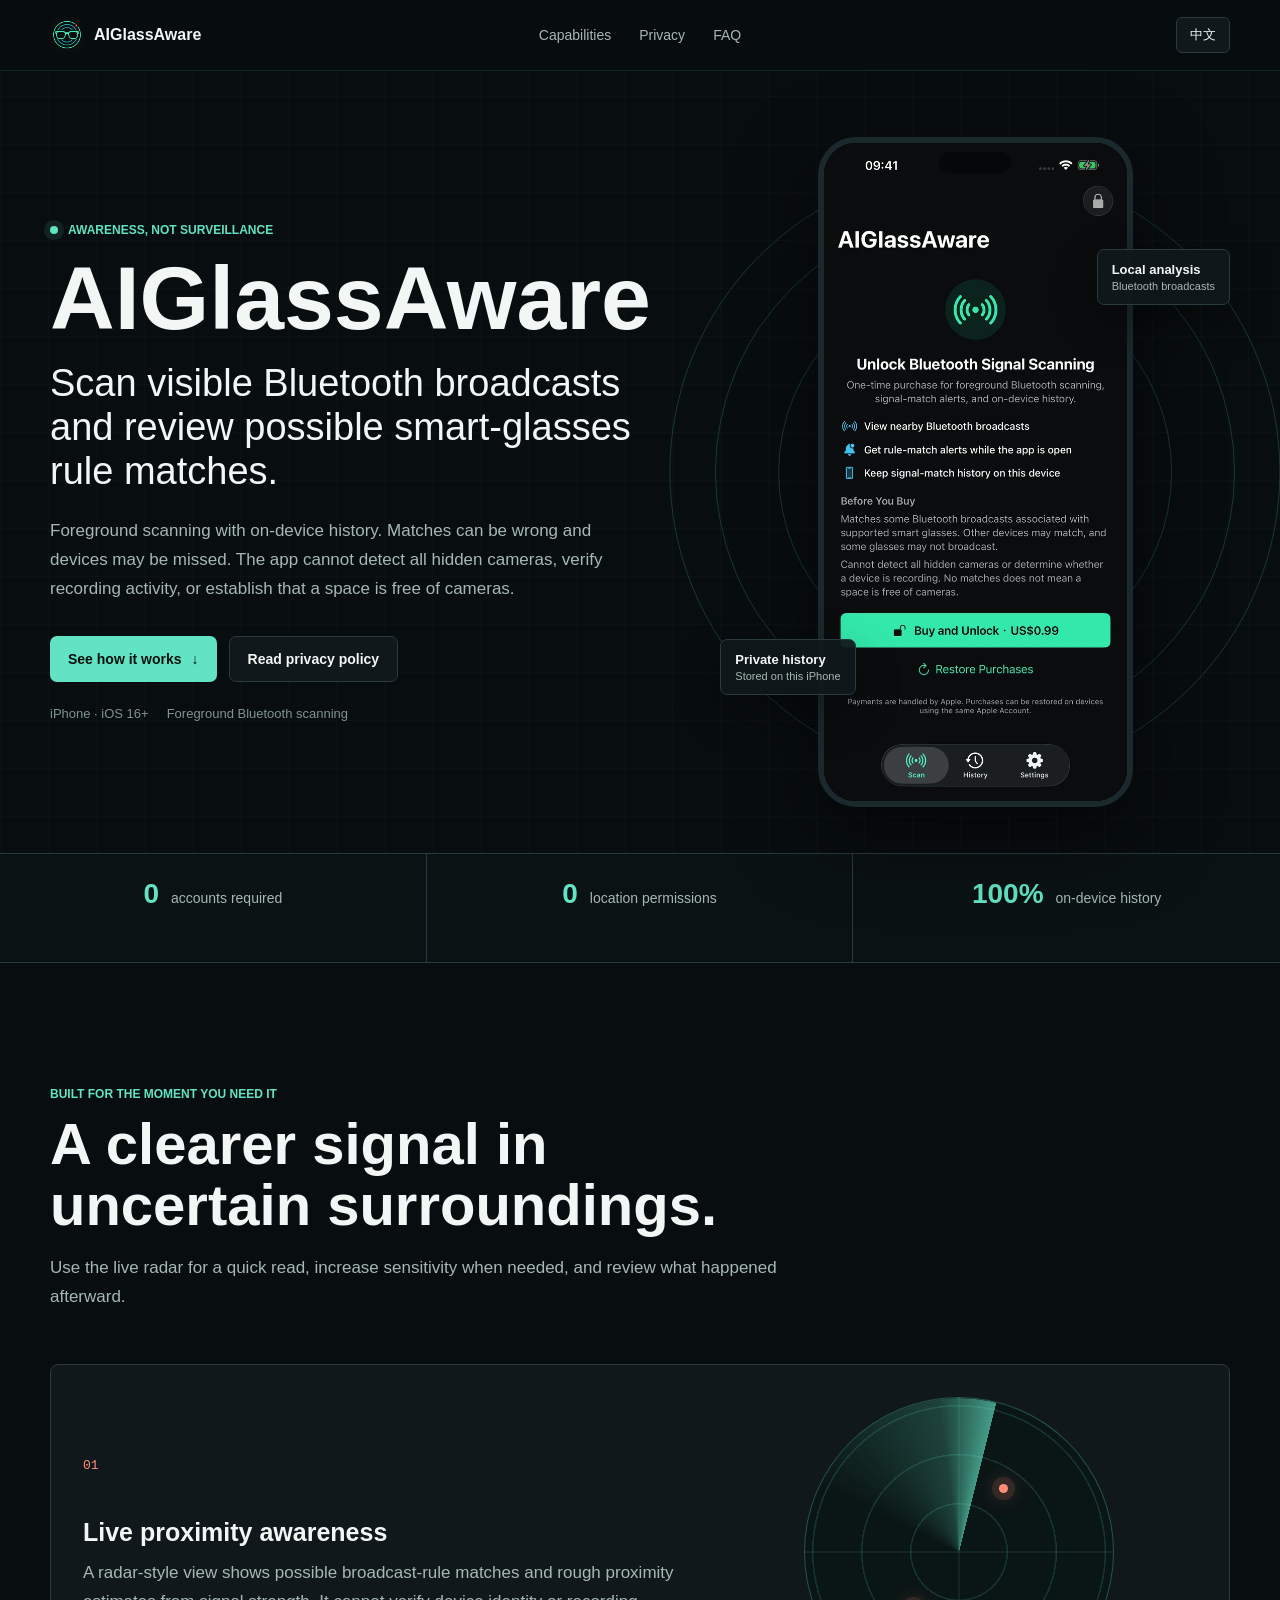
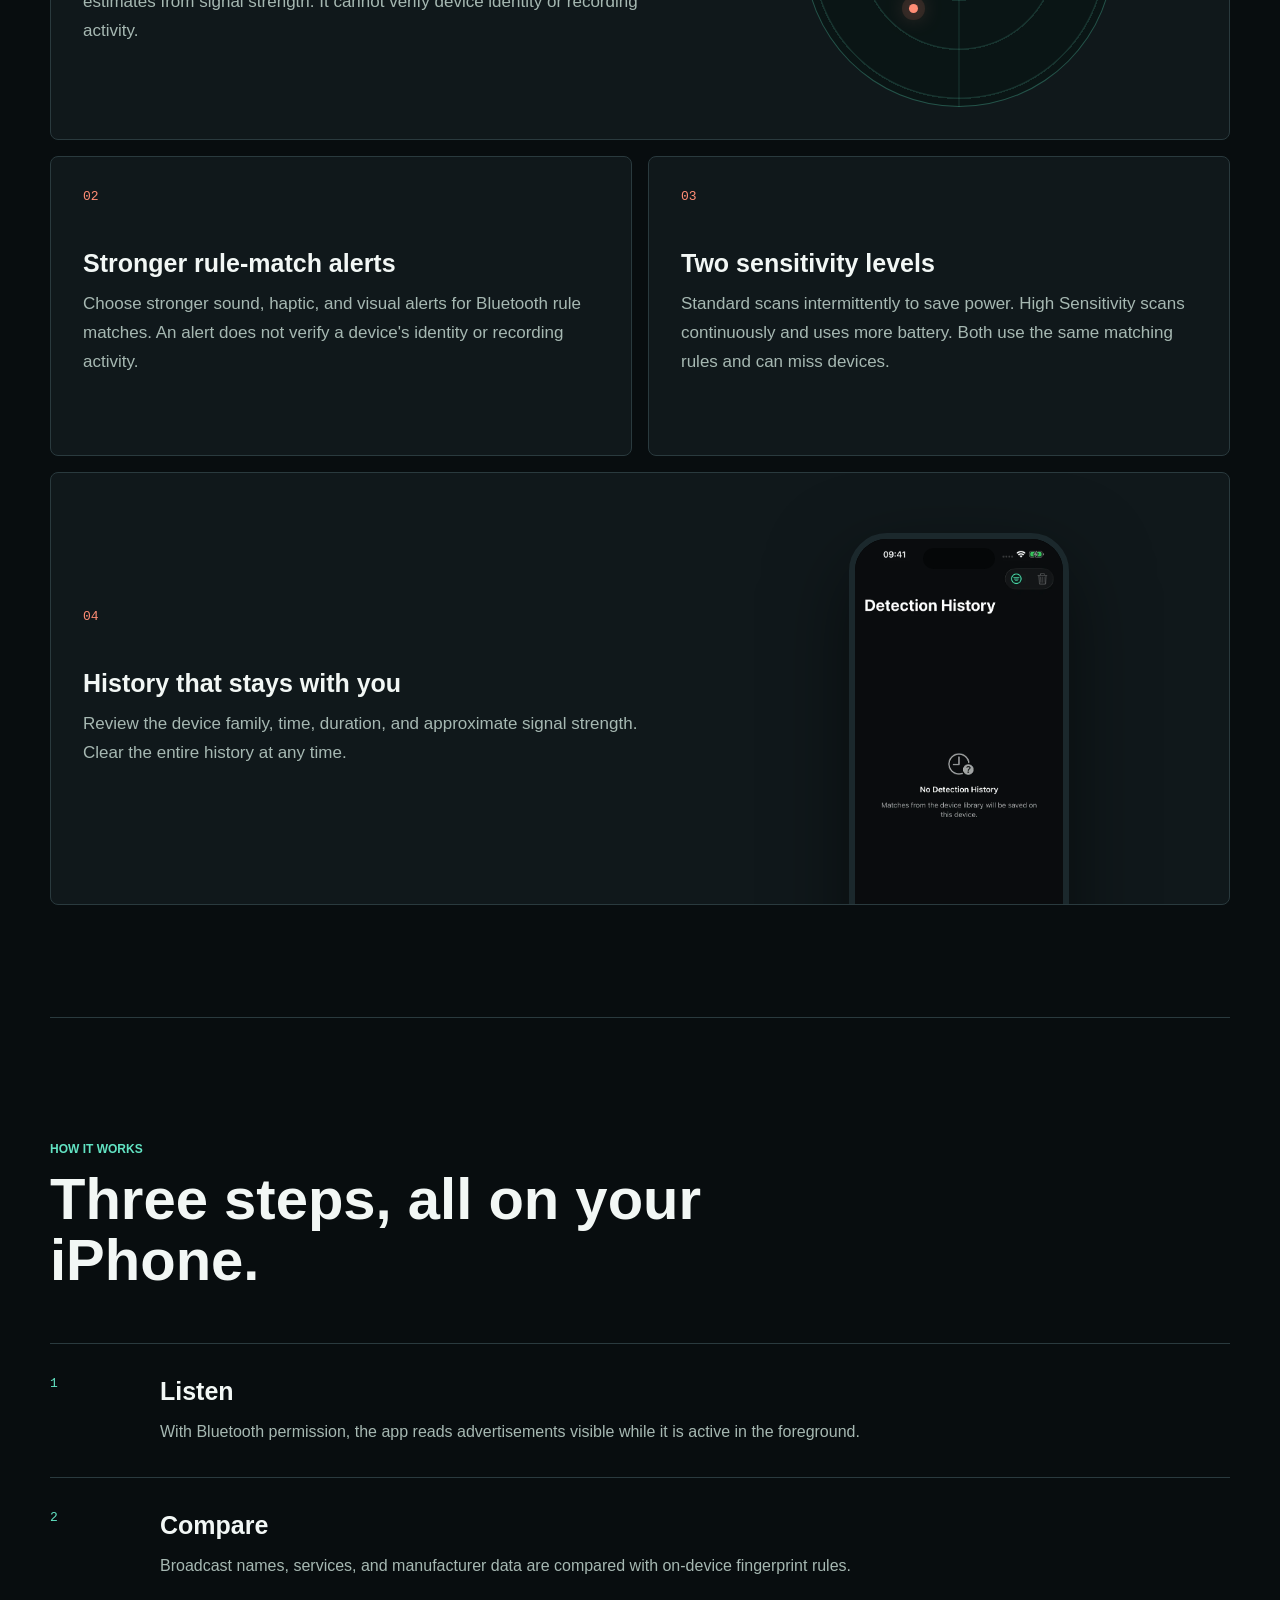
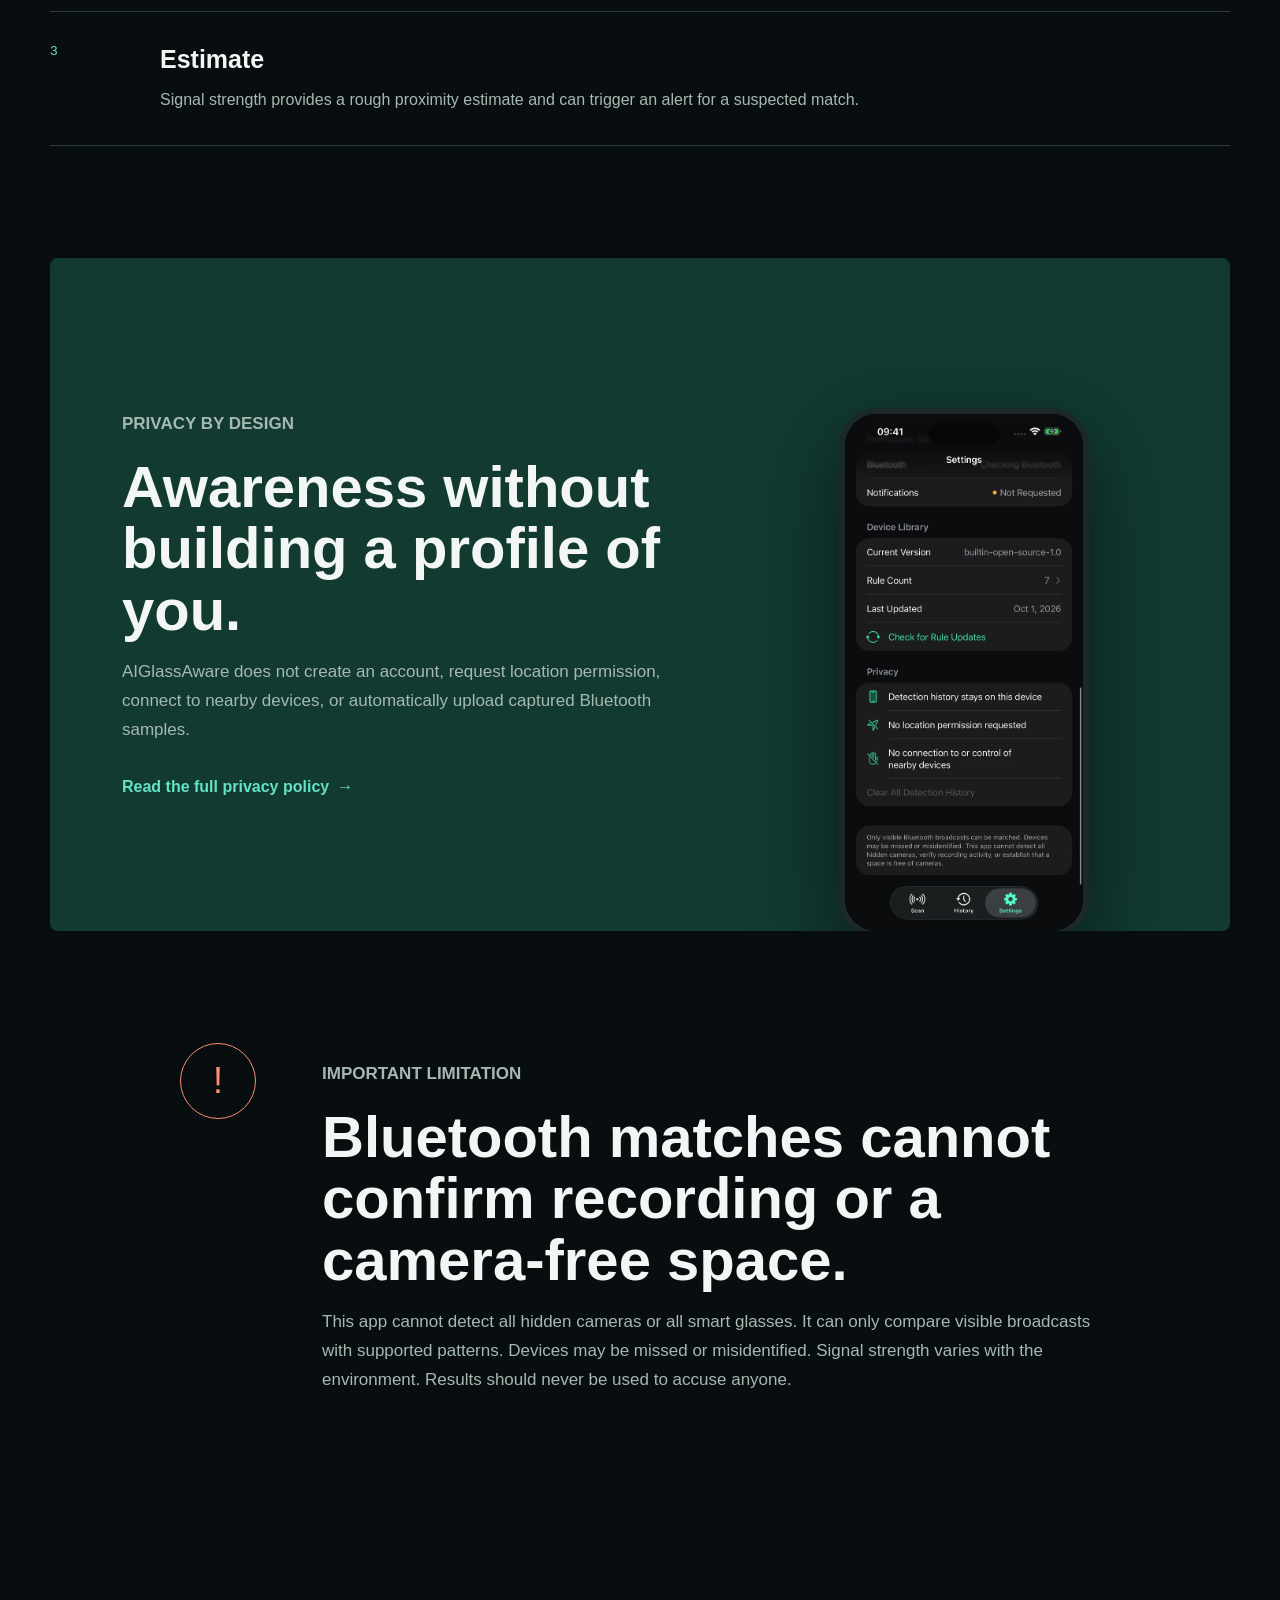
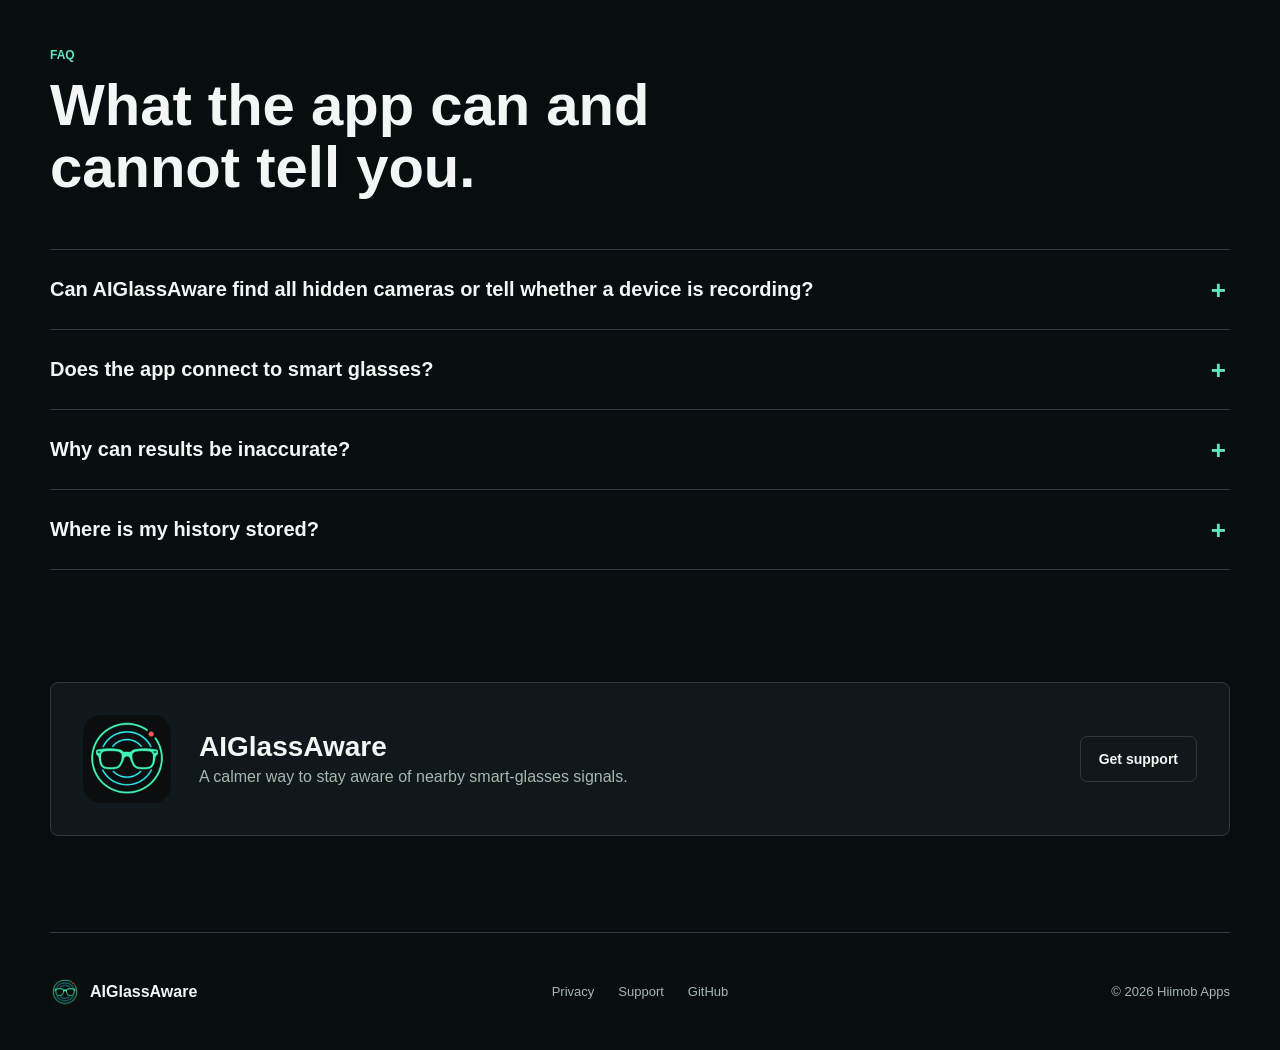
<file: index.html>
<!doctype html>
<html lang="en">
<head>
  <meta charset="utf-8">
  <meta name="viewport" content="width=device-width, initial-scale=1">
  <meta name="theme-color" content="#080d0f">
  <meta name="description" content="Scan visible Bluetooth broadcasts and review possible smart-glasses rule matches. AIGlassAware cannot detect all hidden cameras or verify recording activity.">
  <meta property="og:type" content="website">
  <meta property="og:title" content="AIGlassAware — Notice nearby smart-glasses signals">
  <meta property="og:description" content="Private, on-device awareness for nearby smart-glasses Bluetooth broadcasts.">
  <meta property="og:image" content="https://aiglassaware.hiimobapps.com/assets/app-icon.webp">
  <meta property="og:url" content="https://aiglassaware.hiimobapps.com/">
  <link rel="canonical" href="https://aiglassaware.hiimobapps.com/">
  <link rel="icon" href="assets/app-icon.webp">
  <link rel="preload" href="assets/scan-detected-en.webp" as="image" type="image/webp">
  <link rel="stylesheet" href="site.css">
  <script src="site.js" defer></script>
  <title>AIGlassAware — Smart-glasses awareness for iPhone</title>
  <script type="application/ld+json">
    {
      "@context": "https://schema.org",
      "@type": "SoftwareApplication",
      "name": "AIGlassAware",
      "applicationCategory": "UtilitiesApplication",
      "operatingSystem": "iOS 16 or later",
      "url": "https://aiglassaware.hiimobapps.com/",
      "description": "AIGlassAware estimates whether supported smart glasses may be nearby using Bluetooth broadcast patterns and signal strength."
    }
  </script>
</head>
<body>
  <a class="skip-link" href="#main">
    <span class="i18n-en">Skip to content</span><span class="i18n-zh">跳到正文</span>
  </a>

  <header class="site-header">
    <div class="header-inner">
      <a class="brand" href="./" aria-label="AIGlassAware home">
        <img src="assets/app-icon.webp" alt="" width="34" height="34">
        <span>AIGlassAware</span>
      </a>
      <nav class="desktop-nav" aria-label="Primary navigation">
        <a href="#capabilities"><span class="i18n-en">Capabilities</span><span class="i18n-zh">功能</span></a>
        <a href="#privacy"><span class="i18n-en">Privacy</span><span class="i18n-zh">隐私</span></a>
        <a href="#faq"><span class="i18n-en">FAQ</span><span class="i18n-zh">常见问题</span></a>
      </nav>
      <button class="language-toggle" type="button" data-language-toggle aria-label="切换为中文">中文</button>
    </div>
  </header>

  <main id="main">
    <section class="hero" aria-labelledby="hero-title">
      <div class="hero-copy">
        <div class="eyebrow">
          <span class="status-dot" aria-hidden="true"></span>
          <span class="i18n-en">Awareness, not surveillance</span>
          <span class="i18n-zh">感知附近信号，而非监控他人</span>
        </div>
        <h1 id="hero-title">AIGlassAware</h1>
        <p class="hero-lede">
          <span class="i18n-en">Scan visible Bluetooth broadcasts and review possible smart-glasses rule matches.</span>
          <span class="i18n-zh">扫描可见的蓝牙广播，查看可能与部分智能眼镜相关的规则匹配。</span>
        </p>
        <p class="hero-detail">
          <span class="i18n-en">Foreground scanning with on-device history. Matches can be wrong and devices may be missed. The app cannot detect all hidden cameras, verify recording activity, or establish that a space is free of cameras.</span>
          <span class="i18n-zh">前台扫描，记录保存在本机。匹配可能误报或漏检。本应用无法发现所有隐藏摄像头，无法判断设备是否正在录制，也不能确认场所内没有摄像头。</span>
        </p>
        <div class="hero-actions">
          <a class="button button-primary" href="#how-it-works">
            <span class="i18n-en">See how it works</span><span class="i18n-zh">了解工作方式</span>
            <span aria-hidden="true">↓</span>
          </a>
          <a class="button button-secondary" href="privacy.html">
            <span class="i18n-en">Read privacy policy</span><span class="i18n-zh">查看隐私政策</span>
          </a>
        </div>
        <div class="requirements">
          <span>iPhone · iOS 16+</span>
          <span class="i18n-en">Foreground Bluetooth scanning</span>
          <span class="i18n-zh">前台蓝牙扫描</span>
        </div>
      </div>

      <div class="hero-visual" aria-label="AIGlassAware detection screen">
        <div class="signal-rings" aria-hidden="true"><i></i><i></i><i></i></div>
        <div class="phone phone-hero">
          <img class="localized-image" src="assets/scan-detected-en.webp" data-src-en="assets/scan-detected-en.webp" data-src-zh="assets/scan-detected-zh.webp" alt="AIGlassAware purchase screen explaining Bluetooth scanning scope and limitations" width="603" height="1311">
        </div>
        <div class="signal-label signal-label-top">
          <strong><span class="i18n-en">Local analysis</span><span class="i18n-zh">本地分析</span></strong>
          <span><span class="i18n-en">Bluetooth broadcasts</span><span class="i18n-zh">蓝牙广播</span></span>
        </div>
        <div class="signal-label signal-label-bottom">
          <strong><span class="i18n-en">Private history</span><span class="i18n-zh">私密历史</span></strong>
          <span><span class="i18n-en">Stored on this iPhone</span><span class="i18n-zh">仅存于这台 iPhone</span></span>
        </div>
      </div>
    </section>

    <section class="trust-band" aria-label="Privacy summary">
      <div><strong>0</strong><span><span class="i18n-en">accounts required</span><span class="i18n-zh">无需账号</span></span></div>
      <div><strong>0</strong><span><span class="i18n-en">location permissions</span><span class="i18n-zh">无需定位权限</span></span></div>
      <div><strong>100%</strong><span><span class="i18n-en">on-device history</span><span class="i18n-zh">历史本地保存</span></span></div>
    </section>

    <section class="section" id="capabilities" aria-labelledby="capabilities-title">
      <div class="section-heading">
        <p class="kicker"><span class="i18n-en">Built for the moment you need it</span><span class="i18n-zh">为重要时刻而设计</span></p>
        <h2 id="capabilities-title"><span class="i18n-en">A clearer signal in uncertain surroundings.</span><span class="i18n-zh">在不确定的环境中，获得更清晰的信号提示。</span></h2>
        <p><span class="i18n-en">Use the live radar for a quick read, increase sensitivity when needed, and review what happened afterward.</span><span class="i18n-zh">通过实时雷达快速了解周围情况，按需提高灵敏度，并在事后回看检测记录。</span></p>
      </div>

      <div class="feature-grid">
        <article class="feature-card feature-wide">
          <div class="feature-copy">
            <span class="feature-number">01</span>
            <h3><span class="i18n-en">Live proximity awareness</span><span class="i18n-zh">实时距离感知</span></h3>
            <p><span class="i18n-en">A radar-style view shows possible broadcast-rule matches and rough proximity estimates from signal strength. It cannot verify device identity or recording activity.</span><span class="i18n-zh">雷达示意图展示可能的广播规则匹配，并根据信号强度粗略估算距离，无法确认设备身份或录制行为。</span></p>
          </div>
          <div class="radar-demo" aria-hidden="true">
            <span class="radar-sweep"></span><span class="radar-point radar-point-one"></span><span class="radar-point radar-point-two"></span>
          </div>
        </article>

        <article class="feature-card">
          <span class="feature-number">02</span>
          <h3><span class="i18n-en">Stronger rule-match alerts</span><span class="i18n-zh">增强规则匹配提醒</span></h3>
          <p><span class="i18n-en">Choose stronger sound, haptic, and visual alerts for Bluetooth rule matches. An alert does not verify a device's identity or recording activity.</span><span class="i18n-zh">可为蓝牙规则匹配开启更明显的声音、触觉与视觉提醒。提醒不代表已确认设备身份或录制行为。</span></p>
        </article>

        <article class="feature-card">
          <span class="feature-number">03</span>
          <h3><span class="i18n-en">Two sensitivity levels</span><span class="i18n-zh">两档检测灵敏度</span></h3>
          <p><span class="i18n-en">Standard scans intermittently to save power. High Sensitivity scans continuously and uses more battery. Both use the same matching rules and can miss devices.</span><span class="i18n-zh">标准模式间歇扫描以节省电量；高灵敏度模式持续扫描，耗电更多。两者使用相同的匹配规则，都可能漏检。</span></p>
        </article>

        <article class="feature-card feature-wide feature-history">
          <div class="feature-copy">
            <span class="feature-number">04</span>
            <h3><span class="i18n-en">History that stays with you</span><span class="i18n-zh">只属于你的检测历史</span></h3>
            <p><span class="i18n-en">Review the device family, time, duration, and approximate signal strength. Clear the entire history at any time.</span><span class="i18n-zh">查看设备系列、时间、持续时长与大致信号强度，并可随时清除全部历史。</span></p>
          </div>
          <div class="phone phone-small">
            <img class="localized-image" loading="lazy" src="assets/history-en.webp" data-src-en="assets/history-en.webp" data-src-zh="assets/history-zh.webp" alt="AIGlassAware detection history screen" width="603" height="1311">
          </div>
        </article>
      </div>
    </section>

    <section class="section process-section" id="how-it-works" aria-labelledby="process-title">
      <div class="section-heading compact">
        <p class="kicker"><span class="i18n-en">How it works</span><span class="i18n-zh">工作方式</span></p>
        <h2 id="process-title"><span class="i18n-en">Three steps, all on your iPhone.</span><span class="i18n-zh">三个步骤，全部在你的 iPhone 上完成。</span></h2>
      </div>
      <ol class="process-list">
        <li><span class="step-index">1</span><div><h3><span class="i18n-en">Listen</span><span class="i18n-zh">监听</span></h3><p><span class="i18n-en">With Bluetooth permission, the app reads advertisements visible while it is active in the foreground.</span><span class="i18n-zh">获得蓝牙权限后，App 在前台运行时读取周围可见的广播。</span></p></div></li>
        <li><span class="step-index">2</span><div><h3><span class="i18n-en">Compare</span><span class="i18n-zh">比对</span></h3><p><span class="i18n-en">Broadcast names, services, and manufacturer data are compared with on-device fingerprint rules.</span><span class="i18n-zh">广播名称、服务标识与厂商数据会和设备内的指纹规则进行比对。</span></p></div></li>
        <li><span class="step-index">3</span><div><h3><span class="i18n-en">Estimate</span><span class="i18n-zh">估算</span></h3><p><span class="i18n-en">Signal strength provides a rough proximity estimate and can trigger an alert for a suspected match.</span><span class="i18n-zh">信号强度用于粗略估算距离，并在疑似匹配时触发提醒。</span></p></div></li>
      </ol>
    </section>

    <section class="privacy-band" id="privacy" aria-labelledby="privacy-title">
      <div class="privacy-copy">
        <p class="kicker"><span class="i18n-en">Privacy by design</span><span class="i18n-zh">隐私优先设计</span></p>
        <h2 id="privacy-title"><span class="i18n-en">Awareness without building a profile of you.</span><span class="i18n-zh">提供环境感知，不建立你的用户画像。</span></h2>
        <p><span class="i18n-en">AIGlassAware does not create an account, request location permission, connect to nearby devices, or automatically upload captured Bluetooth samples.</span><span class="i18n-zh">AIGlassAware 不创建账号、不请求定位权限、不连接附近设备，也不会自动上传捕获的蓝牙样本。</span></p>
        <a class="text-link" href="privacy.html"><span class="i18n-en">Read the full privacy policy</span><span class="i18n-zh">阅读完整隐私政策</span> <span aria-hidden="true">→</span></a>
      </div>
      <div class="privacy-visual">
        <div class="phone phone-privacy">
          <img class="localized-image" loading="lazy" src="assets/settings-privacy-en.webp" data-src-en="assets/settings-privacy-en.webp" data-src-zh="assets/settings-privacy-zh.webp" alt="AIGlassAware privacy settings" width="603" height="1311">
        </div>
      </div>
    </section>

    <section class="section limits-section" aria-labelledby="limits-title">
      <div class="limit-mark" aria-hidden="true">!</div>
      <div>
        <p class="kicker"><span class="i18n-en">Important limitation</span><span class="i18n-zh">重要使用边界</span></p>
        <h2 id="limits-title"><span class="i18n-en">Bluetooth matches cannot confirm recording or a camera-free space.</span><span class="i18n-zh">蓝牙匹配无法确认录制行为，也无法确认场所内没有摄像头。</span></h2>
        <p><span class="i18n-en">This app cannot detect all hidden cameras or all smart glasses. It can only compare visible broadcasts with supported patterns. Devices may be missed or misidentified. Signal strength varies with the environment. Results should never be used to accuse anyone.</span><span class="i18n-zh">本应用无法发现所有隐藏摄像头或所有智能眼镜，只能将可见广播与已支持特征进行比较，可能漏检或误判。信号强度受环境影响。请勿依据匹配结果指责任何人。</span></p>
      </div>
    </section>

    <section class="section faq-section" id="faq" aria-labelledby="faq-title">
      <div class="section-heading compact">
        <p class="kicker"><span class="i18n-en">FAQ</span><span class="i18n-zh">常见问题</span></p>
        <h2 id="faq-title"><span class="i18n-en">What the app can and cannot tell you.</span><span class="i18n-zh">了解 App 能告诉你什么，以及不能告诉你什么。</span></h2>
      </div>
      <div class="faq-list">
        <details><summary><span class="i18n-en">Can AIGlassAware find all hidden cameras or tell whether a device is recording?</span><span class="i18n-zh">AIGlassAware 能找到所有隐藏摄像头，或判断设备是否正在录制吗？</span></summary><p><span class="i18n-en">No. It only matches some visible Bluetooth broadcasts. Devices that do not broadcast, use unsupported patterns, or are out of range may be missed. It cannot verify whether a device has a camera or is recording. No matches does not mean no cameras are present.</span><span class="i18n-zh">不能。它只能匹配部分可见的蓝牙广播。不广播、特征未被支持或超出范围的设备可能被漏检。它无法确认设备是否配备摄像头或正在录制，没有匹配结果也不代表没有摄像头。</span></p></details>
        <details><summary><span class="i18n-en">Does the app connect to smart glasses?</span><span class="i18n-zh">App 会连接智能眼镜吗？</span></summary><p><span class="i18n-en">No. It passively reads visible Bluetooth advertisements and does not pair with, control, block, or interfere with nearby devices.</span><span class="i18n-zh">不会。它只被动读取可见的蓝牙广播，不会配对、控制、阻断或干扰附近设备。</span></p></details>
        <details><summary><span class="i18n-en">Why can results be inaccurate?</span><span class="i18n-zh">为什么结果可能不准确？</span></summary><p><span class="i18n-en">Bluetooth patterns can overlap across products, some devices do not broadcast visible signals, and signal strength changes with the environment. Both scanning modes use the same matching rules and may produce false matches or miss devices.</span><span class="i18n-zh">不同产品的蓝牙特征可能重叠，部分设备不发送可见广播，信号强度也受环境影响。两种扫描模式使用相同的匹配规则，都可能误报或漏检。</span></p></details>
        <details><summary><span class="i18n-en">Where is my history stored?</span><span class="i18n-zh">检测历史保存在哪里？</span></summary><p><span class="i18n-en">Detection history and preferences are stored locally on your iPhone and can be cleared in the app.</span><span class="i18n-zh">检测历史与偏好设置保存在你的 iPhone 本地，并可在 App 内清除。</span></p></details>
      </div>
    </section>

    <section class="closing-band">
      <img src="assets/app-icon.webp" alt="" width="88" height="88">
      <div>
        <h2>AIGlassAware</h2>
        <p><span class="i18n-en">A calmer way to stay aware of nearby smart-glasses signals.</span><span class="i18n-zh">更从容地感知附近可能存在的智能眼镜信号。</span></p>
      </div>
      <a class="button button-secondary" href="support.html"><span class="i18n-en">Get support</span><span class="i18n-zh">获取支持</span></a>
    </section>
  </main>

  <footer class="site-footer">
    <a class="brand footer-brand" href="./"><img src="assets/app-icon.webp" alt="" width="30" height="30"><span>AIGlassAware</span></a>
    <div class="footer-links">
      <a href="privacy.html"><span class="i18n-en">Privacy</span><span class="i18n-zh">隐私</span></a>
      <a href="support.html"><span class="i18n-en">Support</span><span class="i18n-zh">支持</span></a>
      <a href="https://github.com/glzlaohuai/aiglassaware-site" rel="noreferrer">GitHub</a>
    </div>
    <p>© 2026 Hiimob Apps</p>
  </footer>
</body>
</html>
</file>
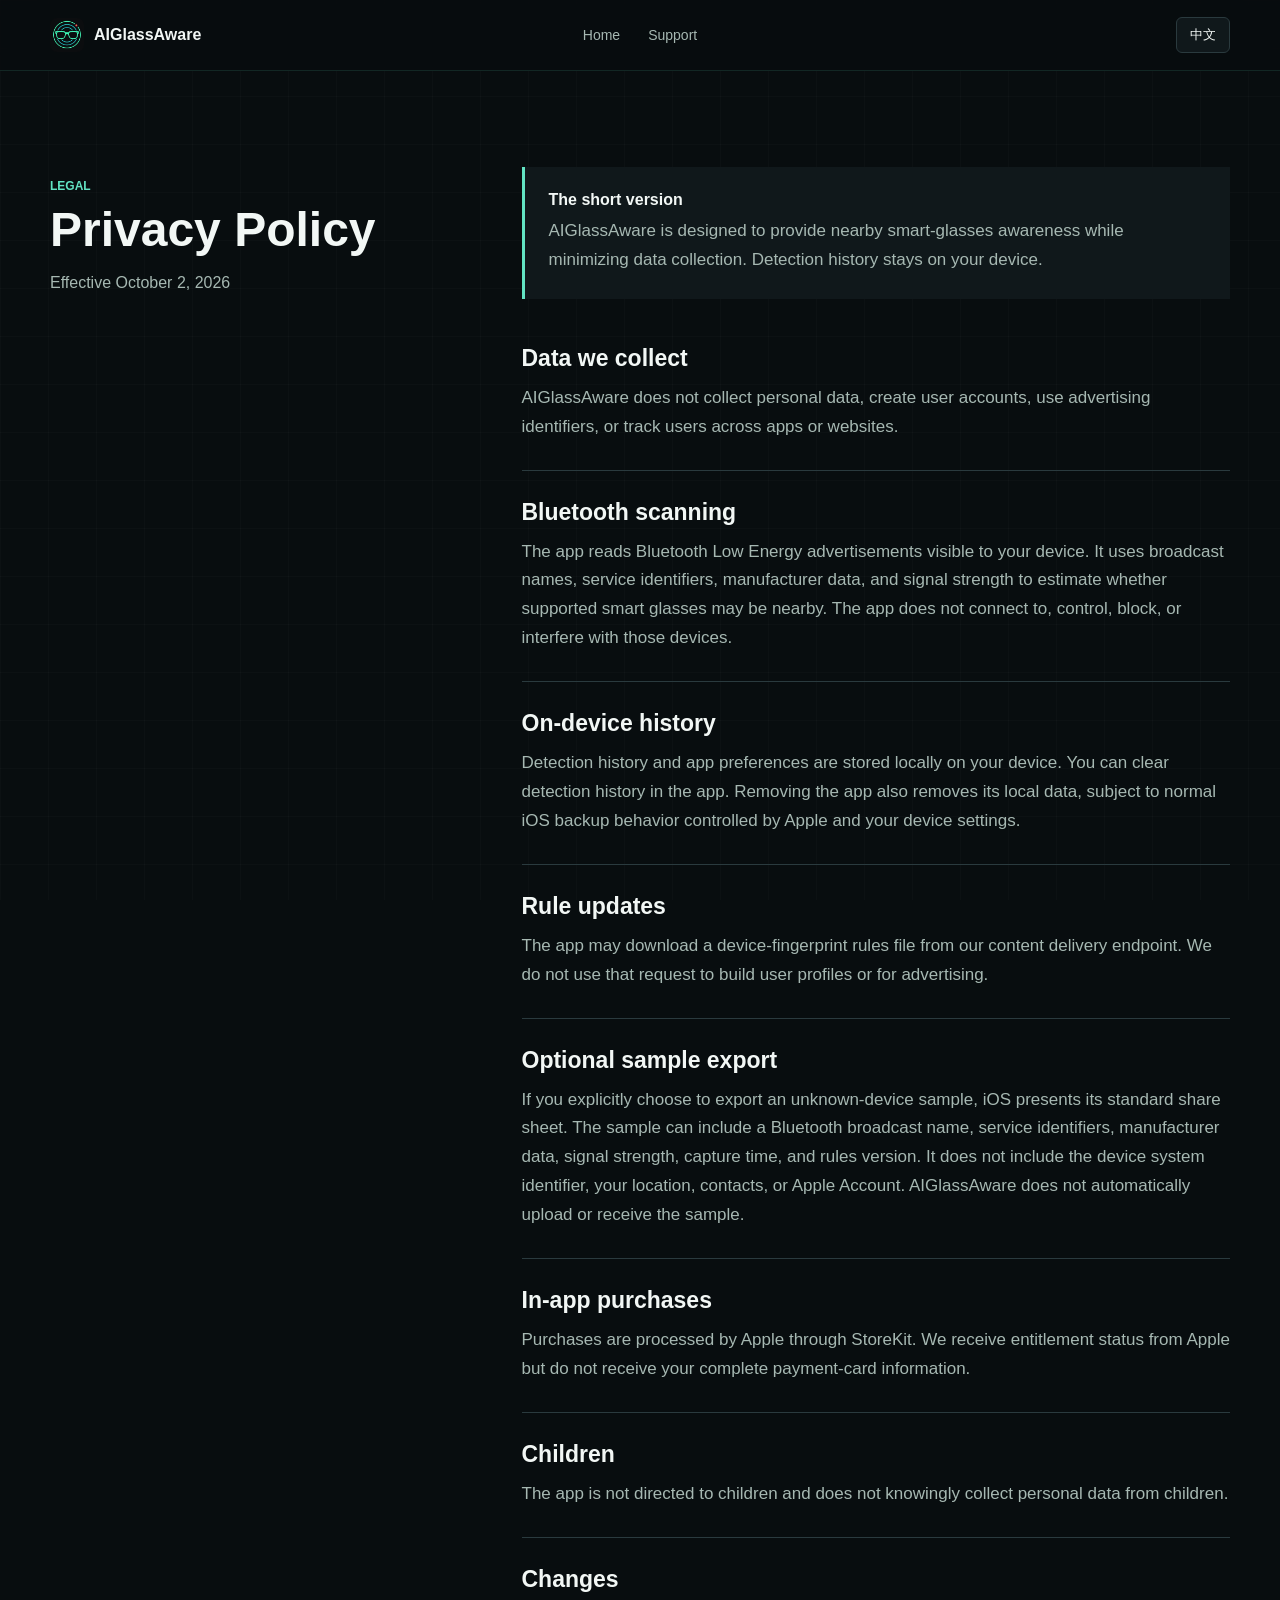
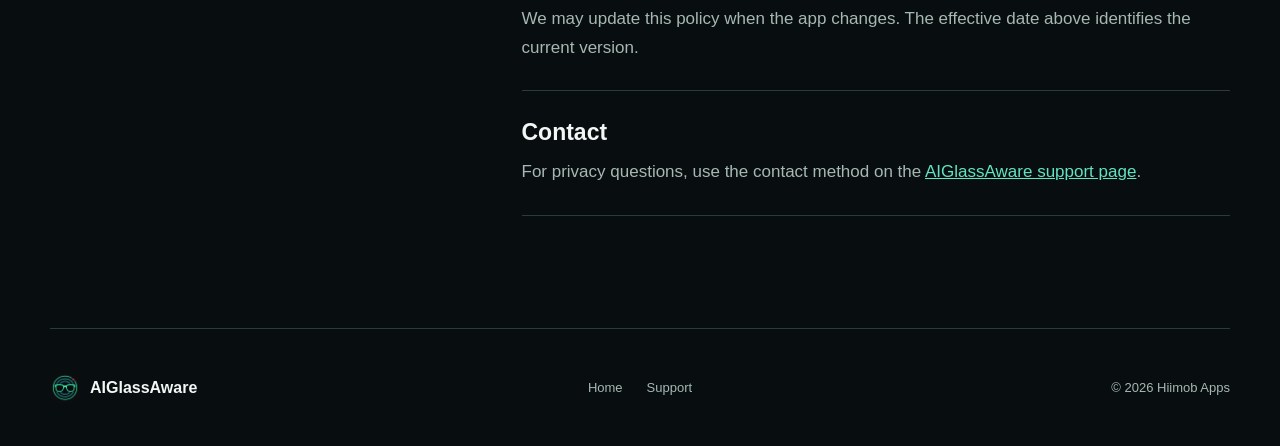
<file: privacy.html>
<!doctype html>
<html lang="en">
<head>
  <meta charset="utf-8">
  <meta name="viewport" content="width=device-width, initial-scale=1">
  <meta name="theme-color" content="#080d0f">
  <meta name="description" content="AIGlassAware privacy policy: no accounts, no location permission, and detection history stored on your device.">
  <link rel="canonical" href="https://aiglassaware.hiimobapps.com/privacy.html">
  <link rel="icon" href="assets/app-icon.webp">
  <link rel="stylesheet" href="site.css">
  <script src="site.js" defer></script>
  <title>AIGlassAware Privacy Policy</title>
</head>
<body>
  <a class="skip-link" href="#main"><span class="i18n-en">Skip to content</span><span class="i18n-zh">跳到正文</span></a>
  <header class="site-header">
    <div class="header-inner">
      <a class="brand" href="./"><img src="assets/app-icon.webp" alt="" width="34" height="34"><span>AIGlassAware</span></a>
      <nav class="desktop-nav" aria-label="Primary navigation"><a href="./"><span class="i18n-en">Home</span><span class="i18n-zh">首页</span></a><a href="support.html"><span class="i18n-en">Support</span><span class="i18n-zh">支持</span></a></nav>
      <button class="language-toggle" type="button" data-language-toggle aria-label="切换为中文">中文</button>
    </div>
  </header>
  <main class="legal-layout" id="main">
    <aside class="legal-aside">
      <p class="kicker"><span class="i18n-en">Legal</span><span class="i18n-zh">法律信息</span></p>
      <h1><span class="i18n-en">Privacy Policy</span><span class="i18n-zh">隐私政策</span></h1>
      <p><span class="i18n-en">Effective October 2, 2026</span><span class="i18n-zh">生效日期：2026 年 10 月 2 日</span></p>
    </aside>
    <article class="legal-content">
      <div class="legal-summary"><strong><span class="i18n-en">The short version</span><span class="i18n-zh">简要说明</span></strong><p><span class="i18n-en">AIGlassAware is designed to provide nearby smart-glasses awareness while minimizing data collection. Detection history stays on your device.</span><span class="i18n-zh">AIGlassAware 旨在尽量减少数据收集的同时，帮助你感知附近可能存在的智能眼镜。检测历史保存在你的设备上。</span></p></div>

      <section><h2><span class="i18n-en">Data we collect</span><span class="i18n-zh">我们收集的数据</span></h2><p><span class="i18n-en">AIGlassAware does not collect personal data, create user accounts, use advertising identifiers, or track users across apps or websites.</span><span class="i18n-zh">AIGlassAware 不收集个人数据、不创建用户账号、不使用广告标识符，也不会跨 App 或网站跟踪用户。</span></p></section>

      <section><h2><span class="i18n-en">Bluetooth scanning</span><span class="i18n-zh">蓝牙扫描</span></h2><p><span class="i18n-en">The app reads Bluetooth Low Energy advertisements visible to your device. It uses broadcast names, service identifiers, manufacturer data, and signal strength to estimate whether supported smart glasses may be nearby. The app does not connect to, control, block, or interfere with those devices.</span><span class="i18n-zh">App 会读取设备可见的低功耗蓝牙广播，并使用广播名称、服务标识、厂商数据与信号强度，估算附近是否可能存在已支持的智能眼镜。App 不会连接、控制、阻断或干扰这些设备。</span></p></section>

      <section><h2><span class="i18n-en">On-device history</span><span class="i18n-zh">设备内历史记录</span></h2><p><span class="i18n-en">Detection history and app preferences are stored locally on your device. You can clear detection history in the app. Removing the app also removes its local data, subject to normal iOS backup behavior controlled by Apple and your device settings.</span><span class="i18n-zh">检测历史与 App 偏好设置保存在你的设备本地。你可以在 App 内清除检测历史。删除 App 也会删除其本地数据，但仍受 Apple 与设备设置所控制的常规 iOS 备份机制影响。</span></p></section>

      <section><h2><span class="i18n-en">Rule updates</span><span class="i18n-zh">规则更新</span></h2><p><span class="i18n-en">The app may download a device-fingerprint rules file from our content delivery endpoint. We do not use that request to build user profiles or for advertising.</span><span class="i18n-zh">App 可能从我们的内容分发端点下载设备指纹规则文件。我们不会利用该请求建立用户画像或投放广告。</span></p></section>

      <section><h2><span class="i18n-en">Optional sample export</span><span class="i18n-zh">可选样本导出</span></h2><p><span class="i18n-en">If you explicitly choose to export an unknown-device sample, iOS presents its standard share sheet. The sample can include a Bluetooth broadcast name, service identifiers, manufacturer data, signal strength, capture time, and rules version. It does not include the device system identifier, your location, contacts, or Apple Account. AIGlassAware does not automatically upload or receive the sample.</span><span class="i18n-zh">如果你主动选择导出未知设备样本，iOS 会显示系统分享面板。样本可能包含蓝牙广播名称、服务标识、厂商数据、信号强度、捕获时间与规则版本；不包含设备系统标识、位置、联系人或 Apple 账户。AIGlassAware 不会自动上传或接收该样本。</span></p></section>

      <section><h2><span class="i18n-en">In-app purchases</span><span class="i18n-zh">App 内购买</span></h2><p><span class="i18n-en">Purchases are processed by Apple through StoreKit. We receive entitlement status from Apple but do not receive your complete payment-card information.</span><span class="i18n-zh">购买由 Apple 通过 StoreKit 处理。我们会从 Apple 获得权益状态，但不会获得完整的支付卡信息。</span></p></section>

      <section><h2><span class="i18n-en">Children</span><span class="i18n-zh">儿童</span></h2><p><span class="i18n-en">The app is not directed to children and does not knowingly collect personal data from children.</span><span class="i18n-zh">本 App 不面向儿童，也不会有意收集儿童的个人数据。</span></p></section>

      <section><h2><span class="i18n-en">Changes</span><span class="i18n-zh">政策变更</span></h2><p><span class="i18n-en">We may update this policy when the app changes. The effective date above identifies the current version.</span><span class="i18n-zh">我们可能随 App 变化更新本政策。上方生效日期用于标识当前版本。</span></p></section>

      <section><h2><span class="i18n-en">Contact</span><span class="i18n-zh">联系我们</span></h2><p><span class="i18n-en">For privacy questions, use the contact method on the <a href="support.html">AIGlassAware support page</a>.</span><span class="i18n-zh">如有隐私问题，请通过 <a href="support.html">AIGlassAware 支持页面</a>中的方式联系我们。</span></p></section>
    </article>
  </main>
  <footer class="site-footer legal-footer"><a class="brand footer-brand" href="./"><img src="assets/app-icon.webp" alt="" width="30" height="30"><span>AIGlassAware</span></a><div class="footer-links"><a href="./"><span class="i18n-en">Home</span><span class="i18n-zh">首页</span></a><a href="support.html"><span class="i18n-en">Support</span><span class="i18n-zh">支持</span></a></div><p>© 2026 Hiimob Apps</p></footer>
</body>
</html>
</file>
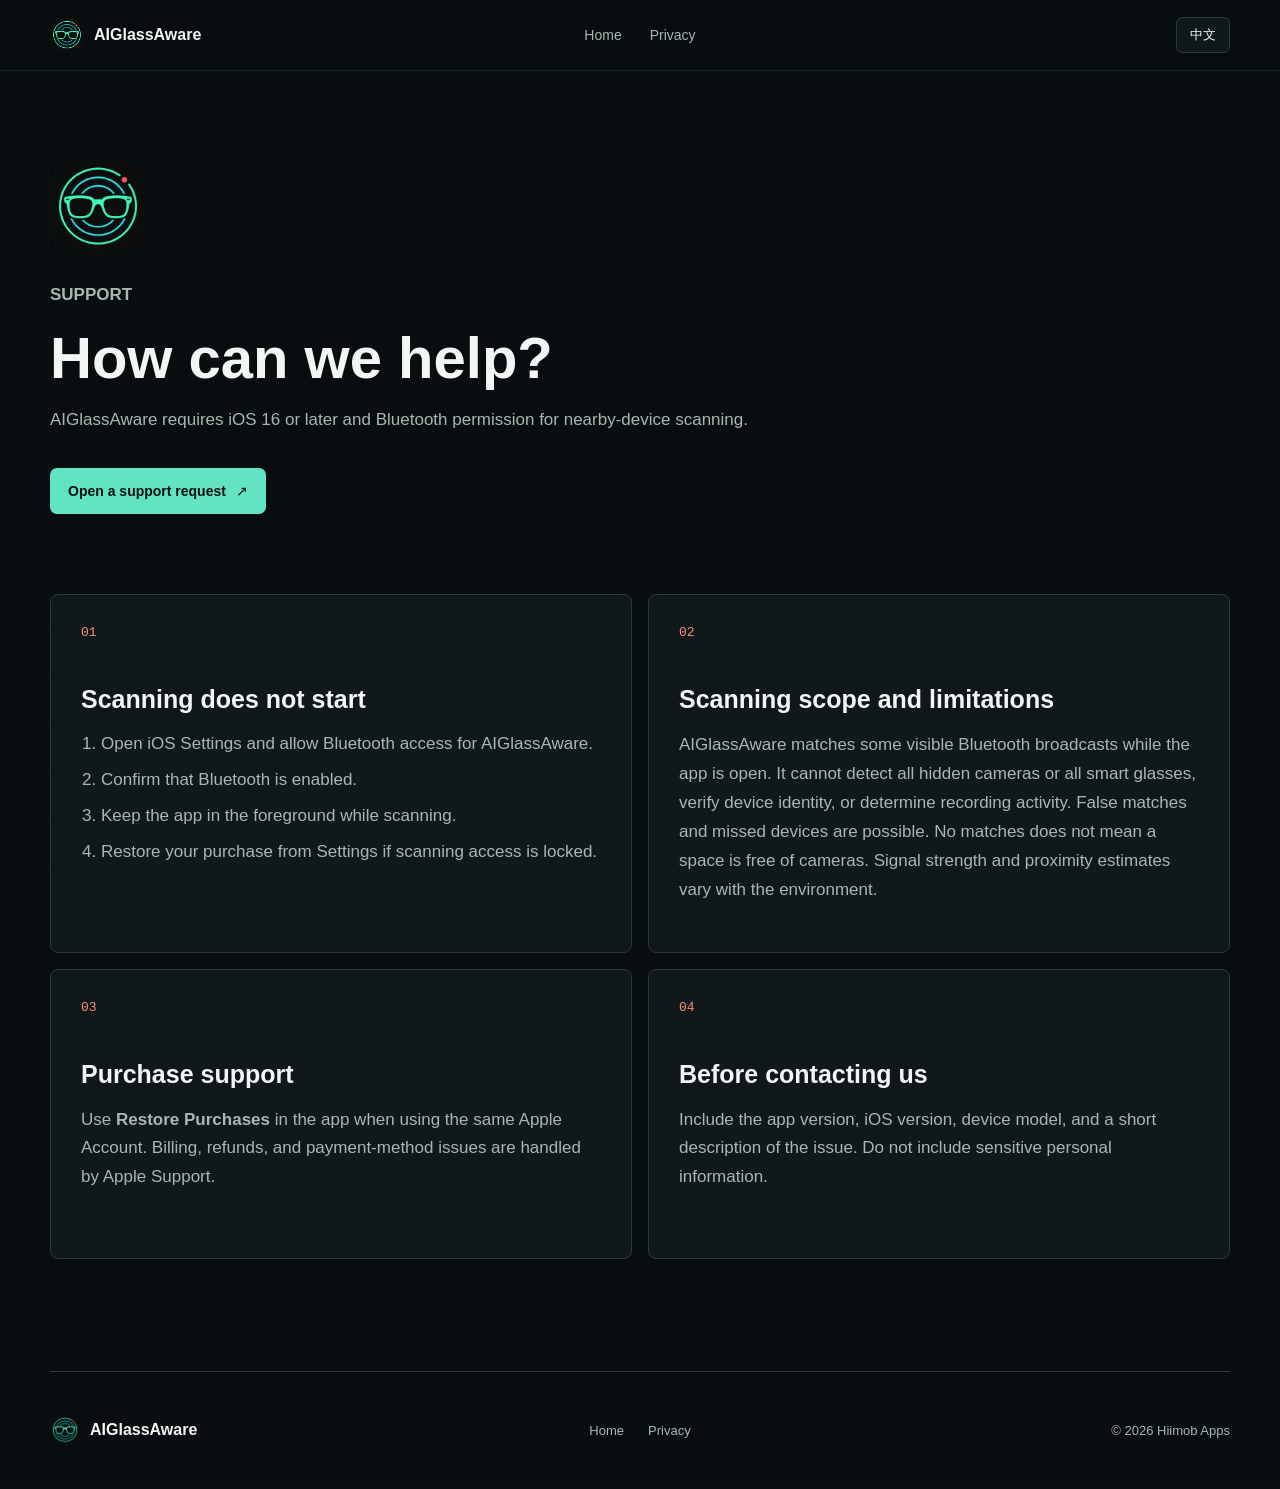
<file: support.html>
<!doctype html>
<html lang="en">
<head>
  <meta charset="utf-8">
  <meta name="viewport" content="width=device-width, initial-scale=1">
  <meta name="theme-color" content="#080d0f">
  <meta name="description" content="Setup help, troubleshooting, purchase support, and contact options for AIGlassAware.">
  <link rel="canonical" href="https://aiglassaware.hiimobapps.com/support.html">
  <link rel="icon" href="assets/app-icon.webp">
  <link rel="stylesheet" href="site.css">
  <script src="site.js" defer></script>
  <title>AIGlassAware Support</title>
</head>
<body>
  <a class="skip-link" href="#main"><span class="i18n-en">Skip to content</span><span class="i18n-zh">跳到正文</span></a>
  <header class="site-header"><div class="header-inner"><a class="brand" href="./"><img src="assets/app-icon.webp" alt="" width="34" height="34"><span>AIGlassAware</span></a><nav class="desktop-nav" aria-label="Primary navigation"><a href="./"><span class="i18n-en">Home</span><span class="i18n-zh">首页</span></a><a href="privacy.html"><span class="i18n-en">Privacy</span><span class="i18n-zh">隐私</span></a></nav><button class="language-toggle" type="button" data-language-toggle aria-label="切换为中文">中文</button></div></header>
  <main class="support-layout" id="main">
    <section class="support-intro">
      <img src="assets/app-icon.webp" alt="" width="96" height="96">
      <p class="kicker"><span class="i18n-en">Support</span><span class="i18n-zh">支持</span></p>
      <h1><span class="i18n-en">How can we help?</span><span class="i18n-zh">我们能为你做什么？</span></h1>
      <p><span class="i18n-en">AIGlassAware requires iOS 16 or later and Bluetooth permission for nearby-device scanning.</span><span class="i18n-zh">AIGlassAware 需要 iOS 16 或更高版本，并需要蓝牙权限才能扫描附近设备。</span></p>
      <a class="button button-primary" href="https://github.com/glzlaohuai/aiglassaware-site/issues/new" rel="noreferrer"><span class="i18n-en">Open a support request</span><span class="i18n-zh">提交支持请求</span> <span aria-hidden="true">↗</span></a>
    </section>

    <section class="support-topics" aria-label="Support topics">
      <article><span class="feature-number">01</span><h2><span class="i18n-en">Scanning does not start</span><span class="i18n-zh">扫描无法启动</span></h2><ol><li><span class="i18n-en">Open iOS Settings and allow Bluetooth access for AIGlassAware.</span><span class="i18n-zh">打开 iOS 设置，允许 AIGlassAware 使用蓝牙。</span></li><li><span class="i18n-en">Confirm that Bluetooth is enabled.</span><span class="i18n-zh">确认蓝牙已开启。</span></li><li><span class="i18n-en">Keep the app in the foreground while scanning.</span><span class="i18n-zh">扫描时保持 App 在前台运行。</span></li><li><span class="i18n-en">Restore your purchase from Settings if scanning access is locked.</span><span class="i18n-zh">如果扫描权限被锁定，请在设置页恢复购买。</span></li></ol></article>
      <article><span class="feature-number">02</span><h2><span class="i18n-en">Scanning scope and limitations</span><span class="i18n-zh">扫描范围与限制</span></h2><p><span class="i18n-en">AIGlassAware matches some visible Bluetooth broadcasts while the app is open. It cannot detect all hidden cameras or all smart glasses, verify device identity, or determine recording activity. False matches and missed devices are possible. No matches does not mean a space is free of cameras. Signal strength and proximity estimates vary with the environment.</span><span class="i18n-zh">AIGlassAware 仅在应用打开时匹配部分可见的蓝牙广播。它无法发现所有隐藏摄像头或所有智能眼镜，也无法确认设备身份或判断录制行为，可能误报或漏检。没有匹配结果不代表场所内没有摄像头。信号强度和距离估算受环境影响。</span></p></article>
      <article><span class="feature-number">03</span><h2><span class="i18n-en">Purchase support</span><span class="i18n-zh">购买支持</span></h2><p><span class="i18n-en">Use <strong>Restore Purchases</strong> in the app when using the same Apple Account. Billing, refunds, and payment-method issues are handled by Apple Support.</span><span class="i18n-zh">使用同一 Apple 账户时，请在 App 内使用<strong>恢复购买</strong>。账单、退款与付款方式问题由 Apple 支持处理。</span></p></article>
      <article><span class="feature-number">04</span><h2><span class="i18n-en">Before contacting us</span><span class="i18n-zh">联系前请准备</span></h2><p><span class="i18n-en">Include the app version, iOS version, device model, and a short description of the issue. Do not include sensitive personal information.</span><span class="i18n-zh">请附上 App 版本、iOS 版本、设备型号与简短的问题描述。请勿提供敏感个人信息。</span></p></article>
    </section>
  </main>
  <footer class="site-footer legal-footer"><a class="brand footer-brand" href="./"><img src="assets/app-icon.webp" alt="" width="30" height="30"><span>AIGlassAware</span></a><div class="footer-links"><a href="./"><span class="i18n-en">Home</span><span class="i18n-zh">首页</span></a><a href="privacy.html"><span class="i18n-en">Privacy</span><span class="i18n-zh">隐私</span></a></div><p>© 2026 Hiimob Apps</p></footer>
</body>
</html>
</file>
<file: site.css>
:root {
  color-scheme: dark;
  --background: #080d0f;
  --surface: #10181b;
  --surface-strong: #172327;
  --text: #f2f7f5;
  --muted: #a6b8b2;
  --line: #2a3a3e;
  --mint: #62e3c3;
  --mint-dark: #123a31;
  --coral: #ff8d75;
  --max-width: 1180px;
  font-family: -apple-system, BlinkMacSystemFont, "Segoe UI", sans-serif;
  font-synthesis: none;
  text-rendering: optimizeLegibility;
}

* {
  box-sizing: border-box;
}

html {
  scroll-behavior: smooth;
}

body {
  margin: 0;
  overflow-x: hidden;
  background: var(--background);
  color: var(--text);
}

body::before {
  position: fixed;
  z-index: -1;
  inset: 0;
  background:
    linear-gradient(rgba(255, 255, 255, 0.018) 1px, transparent 1px),
    linear-gradient(90deg, rgba(255, 255, 255, 0.018) 1px, transparent 1px);
  background-size: 48px 48px;
  content: "";
  pointer-events: none;
}

a {
  color: inherit;
}

img {
  display: block;
  height: auto;
  max-width: 100%;
}

button,
a {
  -webkit-tap-highlight-color: transparent;
}

.skip-link {
  position: fixed;
  z-index: 100;
  top: 12px;
  left: 12px;
  padding: 10px 14px;
  transform: translateY(-160%);
  border-radius: 6px;
  background: var(--mint);
  color: #05100d;
  font-weight: 700;
}

.skip-link:focus {
  transform: translateY(0);
}

.i18n-zh {
  display: none;
}

html[lang="zh-CN"] .i18n-en {
  display: none;
}

html[lang="zh-CN"] .i18n-zh {
  display: inline;
}

.site-header {
  position: sticky;
  z-index: 30;
  top: 0;
  border-bottom: 1px solid rgba(98, 227, 195, 0.12);
  background: rgba(8, 13, 15, 0.9);
  backdrop-filter: blur(18px);
}

.header-inner,
.site-footer {
  width: min(var(--max-width), calc(100% - 40px));
  margin: 0 auto;
}

.header-inner {
  display: grid;
  grid-template-columns: 1fr auto 1fr;
  align-items: center;
  min-height: 70px;
}

.brand {
  display: inline-flex;
  align-items: center;
  gap: 10px;
  width: fit-content;
  color: var(--text);
  font-size: 16px;
  font-weight: 750;
  text-decoration: none;
}

.brand img {
  border-radius: 7px;
}

.desktop-nav {
  display: flex;
  gap: 28px;
  color: var(--muted);
  font-size: 14px;
}

.desktop-nav a,
.footer-links a {
  text-decoration: none;
}

.desktop-nav a:hover,
.footer-links a:hover,
.text-link:hover {
  color: var(--mint);
}

.language-toggle {
  justify-self: end;
  min-width: 54px;
  min-height: 36px;
  border: 1px solid var(--line);
  border-radius: 6px;
  background: var(--surface);
  color: var(--text);
  cursor: pointer;
  font: inherit;
  font-size: 13px;
  font-weight: 700;
}

.language-toggle:hover {
  border-color: var(--mint);
}

.hero,
.section,
.privacy-band,
.closing-band,
.legal-layout,
.support-layout {
  width: min(var(--max-width), calc(100% - 40px));
  margin: 0 auto;
}

.hero {
  display: grid;
  grid-template-columns: minmax(0, 1.08fr) minmax(360px, 0.92fr);
  align-items: center;
  gap: 72px;
  min-height: calc(100vh - 118px);
  padding: 48px 0 28px;
}

.eyebrow,
.kicker {
  color: var(--mint);
  font-size: 12px;
  font-weight: 800;
  letter-spacing: 0;
  text-transform: uppercase;
}

.eyebrow {
  display: flex;
  align-items: center;
  gap: 10px;
}

.status-dot {
  width: 8px;
  height: 8px;
  border-radius: 50%;
  background: var(--mint);
  box-shadow: 0 0 0 6px rgba(98, 227, 195, 0.1);
}

.hero h1 {
  margin: 20px 0 22px;
  font-size: clamp(50px, 7vw, 92px);
  line-height: 0.92;
  letter-spacing: 0;
}

.hero-lede {
  max-width: 700px;
  margin: 0;
  color: var(--text);
  font-size: clamp(24px, 3vw, 38px);
  line-height: 1.16;
}

.hero-detail,
.section-heading > p:last-child,
.feature-card p,
.privacy-copy > p,
.limits-section > div:last-child > p,
.legal-content p,
.support-intro > p,
.support-topics p,
.support-topics li {
  color: var(--muted);
  font-size: 17px;
  line-height: 1.7;
}

.hero-detail {
  max-width: 650px;
  margin: 24px 0 0;
}

.hero-actions {
  display: flex;
  flex-wrap: wrap;
  gap: 12px;
  margin-top: 32px;
}

.button {
  display: inline-flex;
  align-items: center;
  justify-content: center;
  gap: 10px;
  min-height: 46px;
  padding: 0 18px;
  border-radius: 7px;
  font-size: 14px;
  font-weight: 750;
  text-decoration: none;
}

.button-primary {
  background: var(--mint);
  color: #06110e;
}

.button-primary:hover {
  background: #82efd3;
}

.button-secondary {
  border: 1px solid var(--line);
  background: var(--surface);
  color: var(--text);
}

.button-secondary:hover {
  border-color: var(--mint);
}

.requirements {
  display: flex;
  flex-wrap: wrap;
  gap: 8px 18px;
  margin-top: 24px;
  color: #7f948e;
  font-size: 13px;
}

.hero-visual {
  position: relative;
  display: grid;
  place-items: center;
  min-height: min(620px, calc(100vh - 170px));
}

.phone {
  position: relative;
  z-index: 2;
  overflow: hidden;
  border: 6px solid #1b282c;
  border-radius: 38px;
  background: #000;
  box-shadow: 0 28px 80px rgba(0, 0, 0, 0.5);
}

.phone::before {
  position: absolute;
  z-index: 3;
  top: 9px;
  left: 50%;
  width: 72px;
  height: 21px;
  transform: translateX(-50%);
  border-radius: 14px;
  background: #050708;
  content: "";
}

.phone-hero {
  width: min(clamp(240px, calc(46.9vh - 89px), 315px), 80vw);
}

.phone-small {
  align-self: end;
  width: 220px;
  margin: 28px auto -125px;
}

.phone-privacy {
  width: min(250px, 72vw);
  transform: translateY(78px);
}

.signal-rings,
.signal-rings i {
  position: absolute;
  inset: 50% auto auto 50%;
  transform: translate(-50%, -50%);
  border: 1px solid rgba(98, 227, 195, 0.2);
  border-radius: 50%;
}

.signal-rings {
  width: 520px;
  height: 520px;
}

.signal-rings i:nth-child(1) {
  width: 76%;
  height: 76%;
}

.signal-rings i:nth-child(2) {
  width: 48%;
  height: 48%;
}

.signal-rings i:nth-child(3) {
  width: 118%;
  height: 118%;
}

.signal-label {
  position: absolute;
  z-index: 4;
  display: grid;
  gap: 3px;
  padding: 12px 14px;
  border: 1px solid var(--line);
  border-radius: 7px;
  background: rgba(16, 24, 27, 0.94);
  box-shadow: 0 16px 44px rgba(0, 0, 0, 0.3);
}

.signal-label strong {
  font-size: 13px;
}

.signal-label > span {
  color: var(--muted);
  font-size: 11px;
}

.signal-label-top {
  top: 112px;
  right: 0;
}

.signal-label-bottom {
  bottom: 112px;
  left: 0;
}

.trust-band {
  display: grid;
  grid-template-columns: repeat(3, 1fr);
  border-block: 1px solid var(--line);
  background: #0b1214;
}

.trust-band > div {
  display: flex;
  align-items: baseline;
  justify-content: center;
  gap: 12px;
  min-height: 108px;
  padding: 24px;
  border-right: 1px solid var(--line);
}

.trust-band > div:last-child {
  border-right: 0;
}

.trust-band strong {
  color: var(--mint);
  font-size: 28px;
}

.trust-band span {
  color: var(--muted);
  font-size: 14px;
}

.section {
  padding: 112px 0;
}

.section-heading {
  max-width: 760px;
  margin-bottom: 52px;
}

.section-heading.compact {
  max-width: 660px;
}

.section-heading h2,
.privacy-copy h2,
.limits-section h2,
.closing-band h2,
.legal-aside h1,
.support-intro h1 {
  margin: 10px 0 18px;
  font-size: clamp(34px, 5vw, 58px);
  line-height: 1.06;
  letter-spacing: 0;
}

.feature-grid {
  display: grid;
  grid-template-columns: repeat(2, minmax(0, 1fr));
  gap: 16px;
}

.feature-card {
  position: relative;
  min-height: 300px;
  overflow: hidden;
  padding: 32px;
  border: 1px solid var(--line);
  border-radius: 8px;
  background: var(--surface);
}

.feature-wide {
  display: grid;
  grid-column: span 2;
  grid-template-columns: minmax(0, 1fr) minmax(280px, 0.8fr);
  align-items: center;
  gap: 42px;
}

.feature-number {
  display: block;
  margin-bottom: 44px;
  color: var(--coral);
  font-family: ui-monospace, SFMono-Regular, Menlo, monospace;
  font-size: 13px;
}

.feature-card h3,
.process-list h3,
.support-topics h2 {
  margin: 0 0 12px;
  font-size: 25px;
  line-height: 1.2;
}

.feature-card p {
  max-width: 600px;
  margin: 0;
}

.radar-demo {
  position: relative;
  width: min(310px, 70vw);
  aspect-ratio: 1;
  justify-self: center;
  overflow: hidden;
  border: 1px solid rgba(98, 227, 195, 0.3);
  border-radius: 50%;
  background:
    linear-gradient(90deg, transparent 49.7%, rgba(98, 227, 195, 0.18) 50%, transparent 50.3%),
    linear-gradient(transparent 49.7%, rgba(98, 227, 195, 0.18) 50%, transparent 50.3%),
    repeating-radial-gradient(circle, transparent 0 47px, rgba(98, 227, 195, 0.15) 48px 49px),
    #0a1515;
}

.radar-sweep {
  position: absolute;
  inset: 0;
  border-radius: 50%;
  background: conic-gradient(from 14deg, transparent 0 78%, rgba(98, 227, 195, 0.22) 94%, rgba(98, 227, 195, 0.65));
}

.radar-point {
  position: absolute;
  width: 9px;
  height: 9px;
  border-radius: 50%;
  background: var(--coral);
  box-shadow: 0 0 0 7px rgba(255, 141, 117, 0.12), 0 0 22px var(--coral);
}

.radar-point-one {
  top: 28%;
  left: 63%;
}

.radar-point-two {
  top: 67%;
  left: 34%;
}

.feature-history {
  max-height: 520px;
}

.process-section {
  border-top: 1px solid var(--line);
}

.process-list {
  margin: 0;
  padding: 0;
  border-top: 1px solid var(--line);
  list-style: none;
}

.process-list li {
  display: grid;
  grid-template-columns: 90px 1fr;
  gap: 20px;
  padding: 32px 0;
  border-bottom: 1px solid var(--line);
}

.step-index {
  color: var(--mint);
  font-family: ui-monospace, SFMono-Regular, Menlo, monospace;
  font-size: 13px;
}

.process-list p {
  max-width: 740px;
  margin: 0;
  color: var(--muted);
  line-height: 1.7;
}

.privacy-band {
  display: grid;
  grid-template-columns: minmax(0, 1.2fr) minmax(280px, 0.8fr);
  align-items: center;
  gap: 64px;
  min-height: 590px;
  overflow: hidden;
  padding: 72px;
  border-radius: 8px;
  background: var(--mint-dark);
}

.privacy-copy > p {
  max-width: 650px;
}

.text-link {
  display: inline-flex;
  gap: 8px;
  margin-top: 16px;
  color: var(--mint);
  font-weight: 750;
  text-decoration: none;
}

.privacy-visual {
  align-self: stretch;
  display: grid;
  place-items: center;
}

.limits-section {
  display: grid;
  grid-template-columns: 100px 1fr;
  gap: 42px;
  max-width: 920px;
}

.limit-mark {
  display: grid;
  place-items: center;
  align-self: start;
  width: 76px;
  height: 76px;
  border: 1px solid var(--coral);
  border-radius: 50%;
  color: var(--coral);
  font-size: 36px;
}

.faq-list {
  border-top: 1px solid var(--line);
}

.faq-list details {
  border-bottom: 1px solid var(--line);
}

.faq-list summary {
  position: relative;
  padding: 28px 50px 28px 0;
  cursor: pointer;
  font-size: 20px;
  font-weight: 700;
  list-style: none;
}

.faq-list summary::-webkit-details-marker {
  display: none;
}

.faq-list summary::after {
  position: absolute;
  top: 25px;
  right: 4px;
  color: var(--mint);
  content: "+";
  font-size: 26px;
}

.faq-list details[open] summary::after {
  content: "−";
}

.faq-list p {
  max-width: 820px;
  margin: -6px 0 28px;
  color: var(--muted);
  line-height: 1.7;
}

.closing-band {
  display: grid;
  grid-template-columns: auto 1fr auto;
  align-items: center;
  gap: 28px;
  margin-bottom: 96px;
  padding: 32px;
  border: 1px solid var(--line);
  border-radius: 8px;
  background: var(--surface);
}

.closing-band > img {
  border-radius: 18px;
}

.closing-band h2 {
  margin: 0 0 6px;
  font-size: 28px;
}

.closing-band p {
  margin: 0;
  color: var(--muted);
}

.site-footer {
  display: grid;
  grid-template-columns: 1fr auto 1fr;
  align-items: center;
  gap: 24px;
  min-height: 118px;
  border-top: 1px solid var(--line);
  color: var(--muted);
  font-size: 13px;
}

.footer-links {
  display: flex;
  gap: 24px;
}

.site-footer > p {
  justify-self: end;
}

.legal-layout {
  display: grid;
  grid-template-columns: minmax(260px, 0.7fr) minmax(0, 1.3fr);
  gap: 90px;
  padding: 96px 0 112px;
}

.legal-aside {
  align-self: start;
  position: sticky;
  top: 110px;
}

.legal-aside h1 {
  font-size: 48px;
}

.legal-aside > p:last-child {
  color: var(--muted);
}

.legal-content section {
  padding: 28px 0;
  border-bottom: 1px solid var(--line);
}

.legal-content h2 {
  margin: 0 0 12px;
  font-size: 23px;
}

.legal-content p {
  margin: 0;
}

.legal-content a {
  color: var(--mint);
}

.legal-summary {
  margin-bottom: 18px;
  padding: 24px;
  border-left: 3px solid var(--mint);
  background: var(--surface);
}

.legal-summary p {
  margin-top: 8px;
}

.legal-footer {
  width: min(var(--max-width), calc(100% - 40px));
}

.support-layout {
  padding: 88px 0 112px;
}

.support-intro {
  max-width: 760px;
  margin-bottom: 80px;
}

.support-intro > img {
  margin-bottom: 26px;
  border-radius: 20px;
}

.support-intro h1 {
  margin-top: 10px;
}

.support-intro .button {
  margin-top: 16px;
}

.support-topics {
  display: grid;
  grid-template-columns: repeat(2, minmax(0, 1fr));
  gap: 16px;
}

.support-topics article {
  min-height: 290px;
  padding: 30px;
  border: 1px solid var(--line);
  border-radius: 8px;
  background: var(--surface);
}

.support-topics ol {
  padding-left: 20px;
}

.support-topics li + li {
  margin-top: 7px;
}

@media (max-width: 900px) {
  .hero {
    grid-template-columns: 1fr;
    gap: 32px;
    min-height: auto;
    padding-top: 52px;
  }

  .hero-visual {
    min-height: 590px;
  }

  .feature-wide,
  .privacy-band {
    grid-template-columns: 1fr;
  }

  .feature-history {
    max-height: 800px;
  }

  .privacy-band {
    padding: 54px 40px 0;
  }

  .legal-layout {
    grid-template-columns: 1fr;
    gap: 34px;
  }

  .legal-aside {
    position: static;
  }
}

@media (max-width: 680px) {
  .header-inner {
    grid-template-columns: 1fr auto;
  }

  .desktop-nav {
    display: none;
  }

  .hero h1 {
    margin: 14px 0 14px;
    font-size: clamp(40px, 13vw, 56px);
  }

  .hero-lede {
    font-size: 20px;
  }

  .hero-detail {
    margin-top: 14px;
    font-size: 14px;
    line-height: 1.5;
  }

  .hero-actions {
    margin-top: 20px;
  }

  .requirements {
    display: none;
  }

  .hero-visual {
    min-height: 330px;
  }

  .phone-hero {
    width: min(160px, 50vw);
  }

  .signal-rings {
    width: 300px;
    height: 300px;
  }

  .signal-label-top {
    top: 42px;
    right: 0;
  }

  .signal-label-bottom {
    bottom: 38px;
    left: 0;
  }

  .signal-label {
    padding: 9px 10px;
  }

  .trust-band {
    grid-template-columns: 1fr;
  }

  .trust-band > div {
    min-height: 80px;
    border-right: 0;
    border-bottom: 1px solid var(--line);
  }

  .trust-band > div:last-child {
    border-bottom: 0;
  }

  .section {
    padding: 84px 0;
  }

  .feature-grid,
  .support-topics {
    grid-template-columns: 1fr;
  }

  .feature-wide {
    grid-column: span 1;
  }

  .feature-card,
  .support-topics article {
    min-height: 0;
    padding: 26px;
  }

  .feature-number {
    margin-bottom: 30px;
  }

  .process-list li {
    grid-template-columns: 42px 1fr;
  }

  .privacy-band {
    width: 100%;
    padding-inline: 20px;
    border-radius: 0;
  }

  .limits-section {
    grid-template-columns: 1fr;
    gap: 24px;
  }

  .limit-mark {
    width: 60px;
    height: 60px;
  }

  .closing-band {
    grid-template-columns: auto 1fr;
  }

  .closing-band .button {
    grid-column: span 2;
  }

  .site-footer {
    grid-template-columns: 1fr;
    justify-items: start;
    padding: 30px 0;
  }

  .site-footer > p {
    justify-self: start;
  }

  .legal-layout,
  .support-layout {
    padding-top: 64px;
  }
}

@media (prefers-reduced-motion: reduce) {
  html {
    scroll-behavior: auto;
  }
}
</file>
